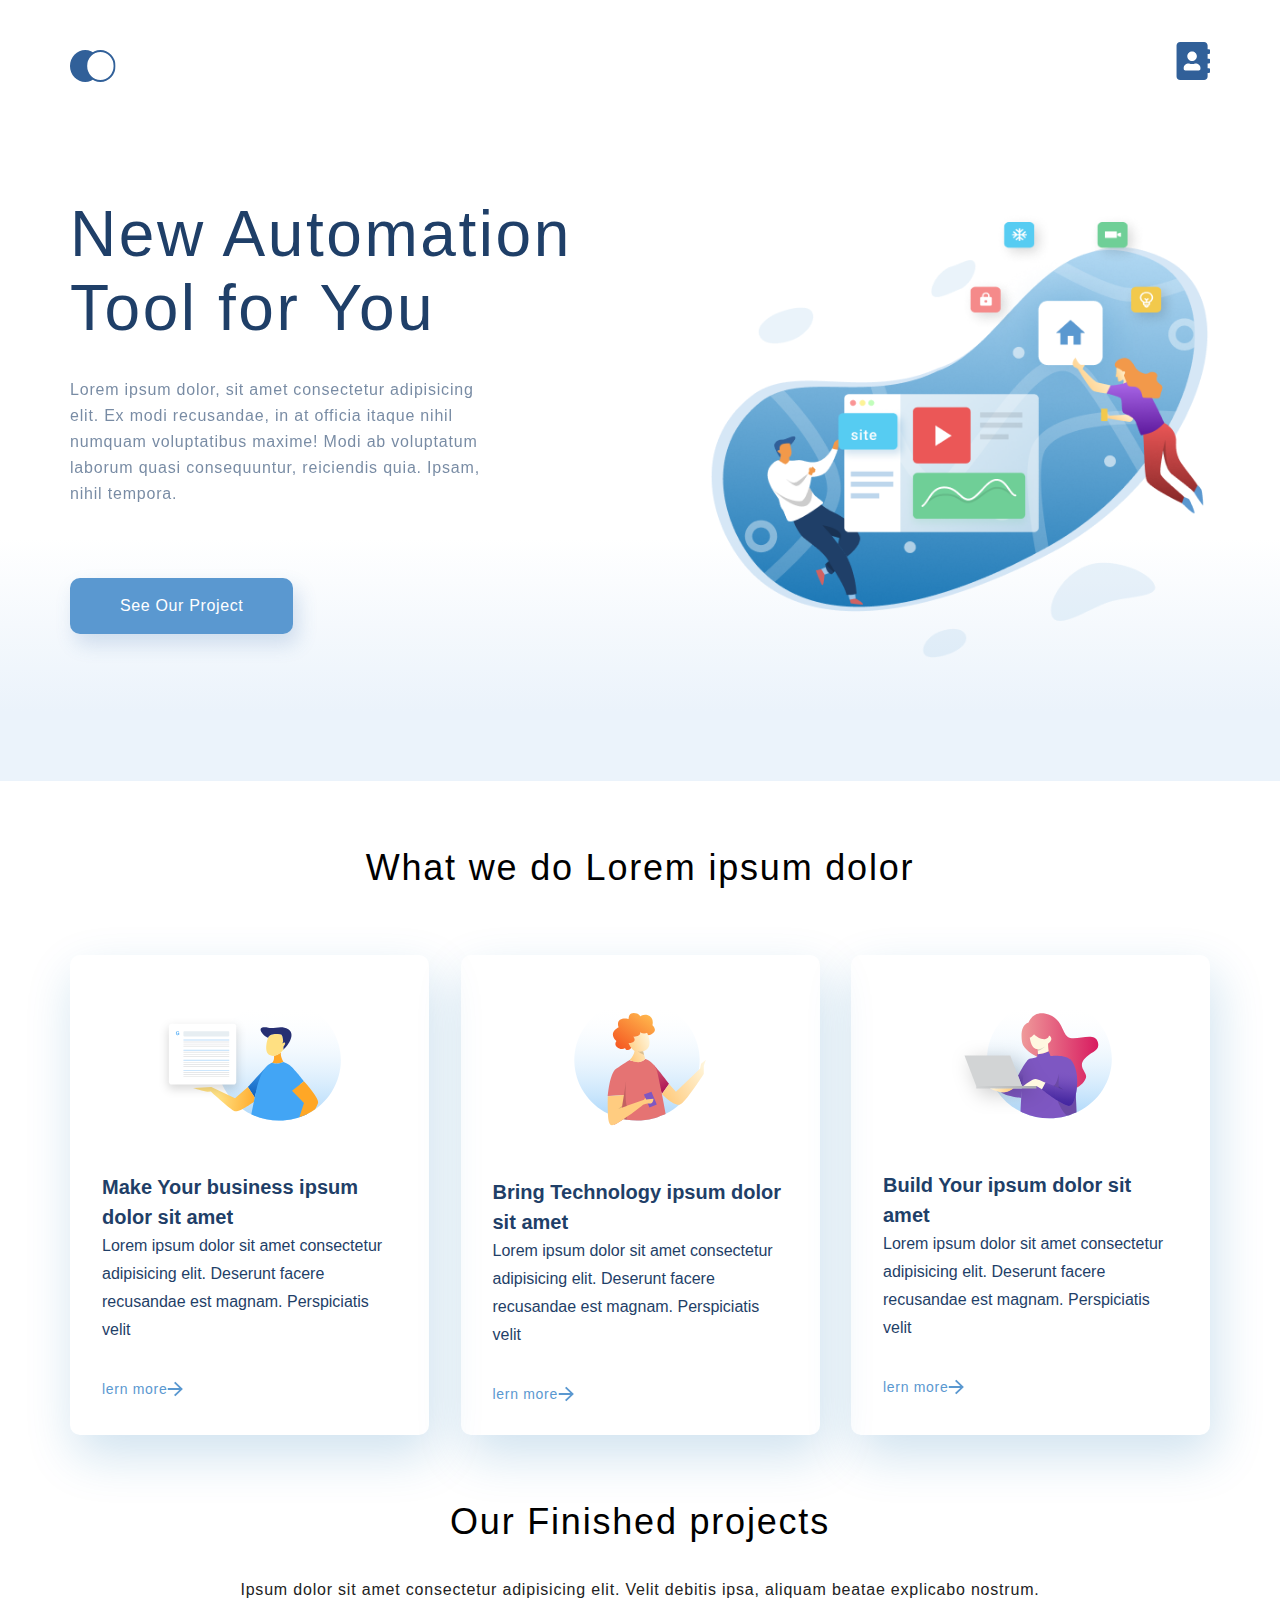
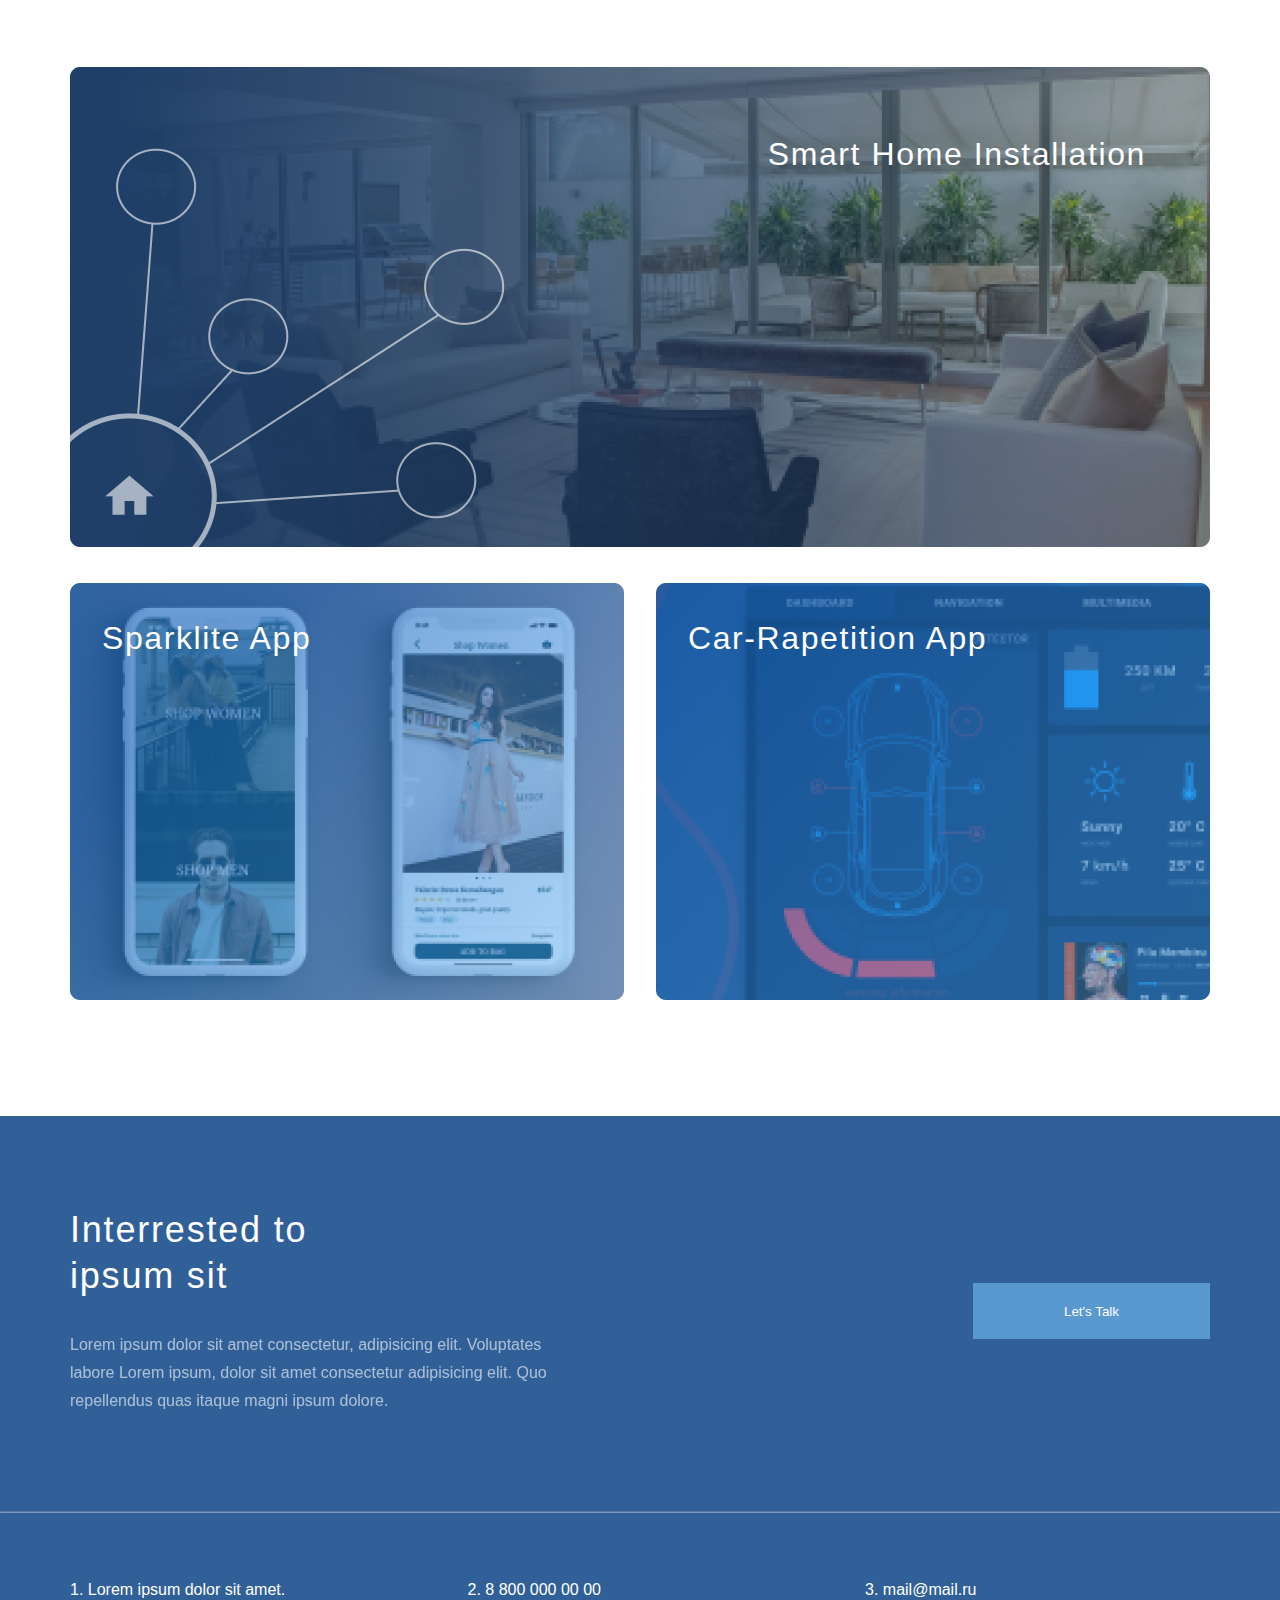
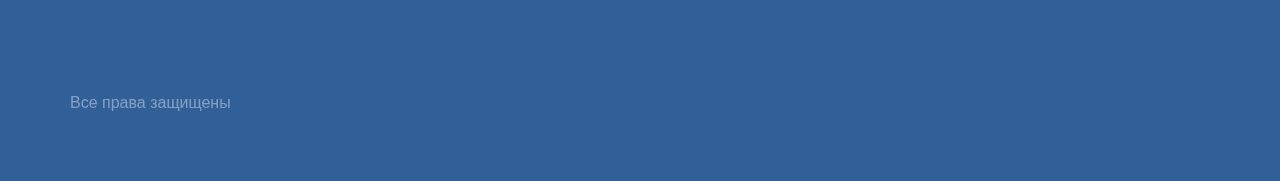
<file: index.html>
<!DOCTYPE html>
<html lang="en">
  <head>
    <meta charset="UTF-8" />
    <meta http-equiv="X-UA-Compatible" content="IE=edge" />
    <meta name="viewport" content="width=device-width, initial-scale=1.0" />
    <link rel="stylesheet" href="css/morestyle.css" />
    <title>mainpage</title>
  </head>

  <body>
    <div class="wrapper">
      <header class="header main-bg">
        <div class="container">
          <div class="header__inner">
            <nav class="nav__menu">
              <a class="nav__menu__item" href="index.html"
                ><img src="img/main-page.svg" alt="to-main-page"
              /></a>
              <a class="nav__menu__item" href="contacts.html"
                ><img src="img/contacts-page.svg" alt="to-contacts-page"
              /></a>
            </nav>
            <div class="info">
              <h1 class="head1 info__title">
                New Automation <br />
                Tool for You
              </h1>
              <p class="par info__text">
                Lorem ipsum dolor, sit amet consectetur adipisicing elit. Ex
                modi recusandae, in at officia itaque nihil numquam voluptatibus
                maxime! Modi ab voluptatum laborum quasi consequuntur,
                reiciendis quia. Ipsam, nihil tempora.
              </p>
              <a class="info__button" href="#proj"> See Our Project </a>
            </div>
          </div>
        </div>
      </header>
      <main class="inner container">
        <section class="main__inner">
          <h3 class="head3 main__inner__title">What we do Lorem ipsum dolor</h3>
          <div class="main__inner__item__block">
            <div class="main__inner__item">
              <img
                class="main__inner__item__img"
                src="img/box1.svg"
                alt="box1" />
              <h4 class="head4">Make Your business ipsum dolor sit amet</h4>
              <p class="par">
                Lorem ipsum dolor sit amet consectetur adipisicing elit.
                Deserunt facere recusandae est magnam. Perspiciatis velit
              </p>
              <a class="main__inner__item__link" href="#"
                >lern more<img class="iconic" src="img/Vector.svg" alt="arrow"
              /></a>
            </div>
            <div class="main__inner__item">
              <img
                class="main__inner__item__img"
                src="img/box2.svg"
                alt="box2" />
              <h4 class="head4">Bring Technology ipsum dolor sit amet</h4>
              <p class="par">
                Lorem ipsum dolor sit amet consectetur adipisicing elit.
                Deserunt facere recusandae est magnam. Perspiciatis velit
              </p>
              <a class="main__inner__item__link" href="#">
                <p>lern more</p>
                <img class="iconic" src="img/Vector.svg" alt="arrow" />
              </a>
            </div>
            <div class="main__inner__item">
              <img
                class="main__inner__item__img"
                src="img/box3.svg"
                alt="box3" />
              <h4 class="head4">Build Your ipsum dolor sit amet</h4>
              <p class="par">
                Lorem ipsum dolor sit amet consectetur adipisicing elit.
                Deserunt facere recusandae est magnam. Perspiciatis velit
              </p>
              <a class="main__inner__item__link" href="#"
                >lern more<img class="iconic" src="img/Vector.svg" alt="arrow"
              /></a>
            </div>
          </div>
        </section>
        <section class="main__projects" id="proj">
          <h3 class="head3 main__projects__title">Our Finished projects</h3>
          <p class="par main__projects__text">
            Ipsum dolor sit amet consectetur adipisicing elit. Velit debitis
            ipsa, aliquam beatae explicabo nostrum.
          </p>
          <div class="main__projects__box">
            <div class="projects__item item1">
              <img
                class="projects__img"
                src="img/project1.jpg"
                alt="project1" />
              <p class="projects__item__text">Smart Home Installation</p>
            </div>
            <div class="projects__parent">
              <div class="projects__item item2">
                <img
                  class="projects__img"
                  src="img/project2.jpg"
                  alt="project2" />
                <p class="projects__item__text__2">Sparklite App</p>
              </div>
              <div class="projects__item item3">
                <img
                  class="projects__img"
                  src="img/project3.jpg"
                  alt="project3" />
                <p class="projects__item__text__2">Car-Rapetition App</p>
              </div>
            </div>
          </div>
        </section>
      </main>
      <footer class="footer">
        <div class="container">
          <div class="main__footer__up">
            <div class="footer__description">
              <h3 class="head3 main__footer__title">
                Interrested to ipsum sit
              </h3>
              <p class="par main__footer__text">
                Lorem ipsum dolor sit amet consectetur, adipisicing elit.
                Voluptates labore Lorem ipsum, dolor sit amet consectetur
                adipisicing elit. Quo repellendus quas itaque magni ipsum
                dolore.
              </p>
            </div>
            <button class="main__footer__button">Let's Talk</button>
          </div>
        </div>
        <hr />
        <div class="container">
          <div class="main__footer__down">
            <ol class="footer__list">
              <li class="footer__list__item">Lorem ipsum dolor sit amet.</li>
              <li class="footer__list__item">
                <a href="tel:88000000000" class="phone item__link"
                  >8 800 000 00 00
                </a>
              </li>
              <li class="footer__list__item">
                <a
                  href="mailto:mail@mail.ru"
                  target="_blank"
                  class="email item__link"
                  >mail@mail.ru
                </a>
              </li>
            </ol>
            <p class="par footer__rights">Все права защищены</p>
          </div>
        </div>
      </footer>
    </div>
  </body>
</html>
</file>
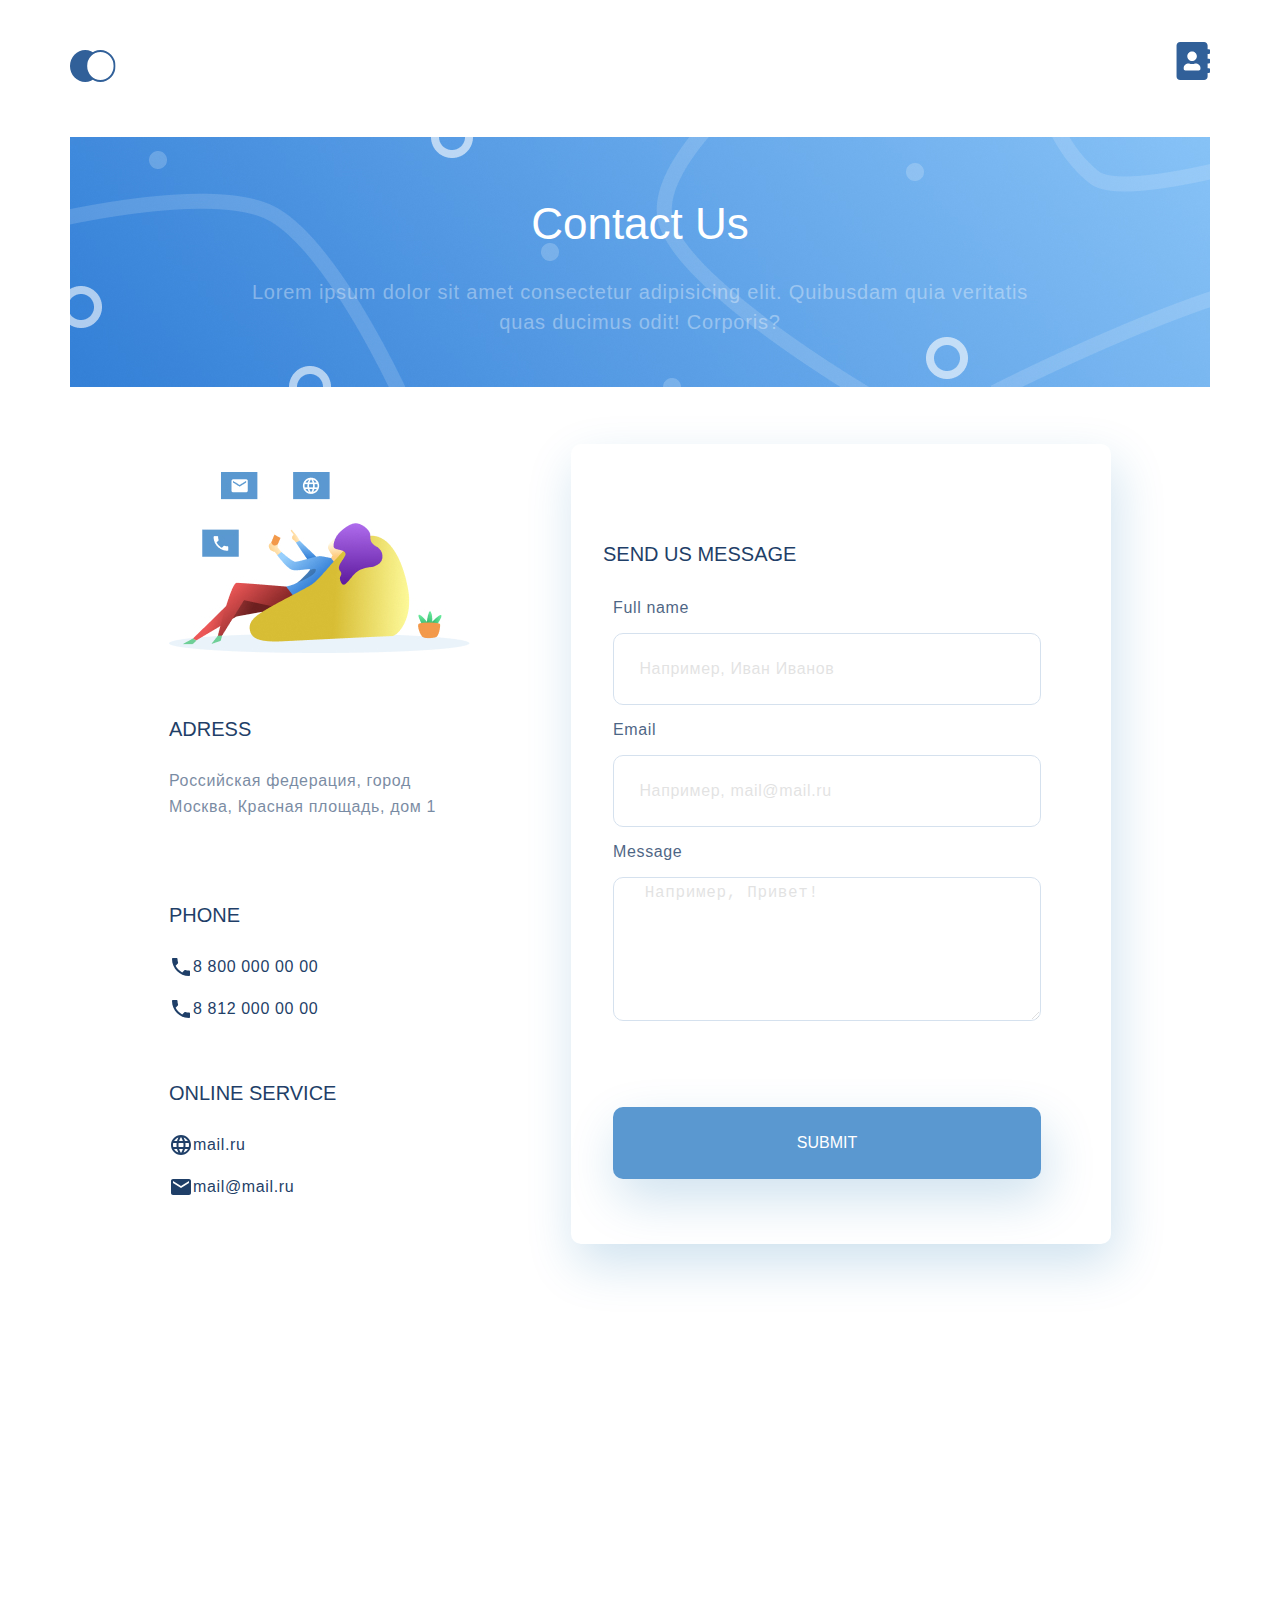
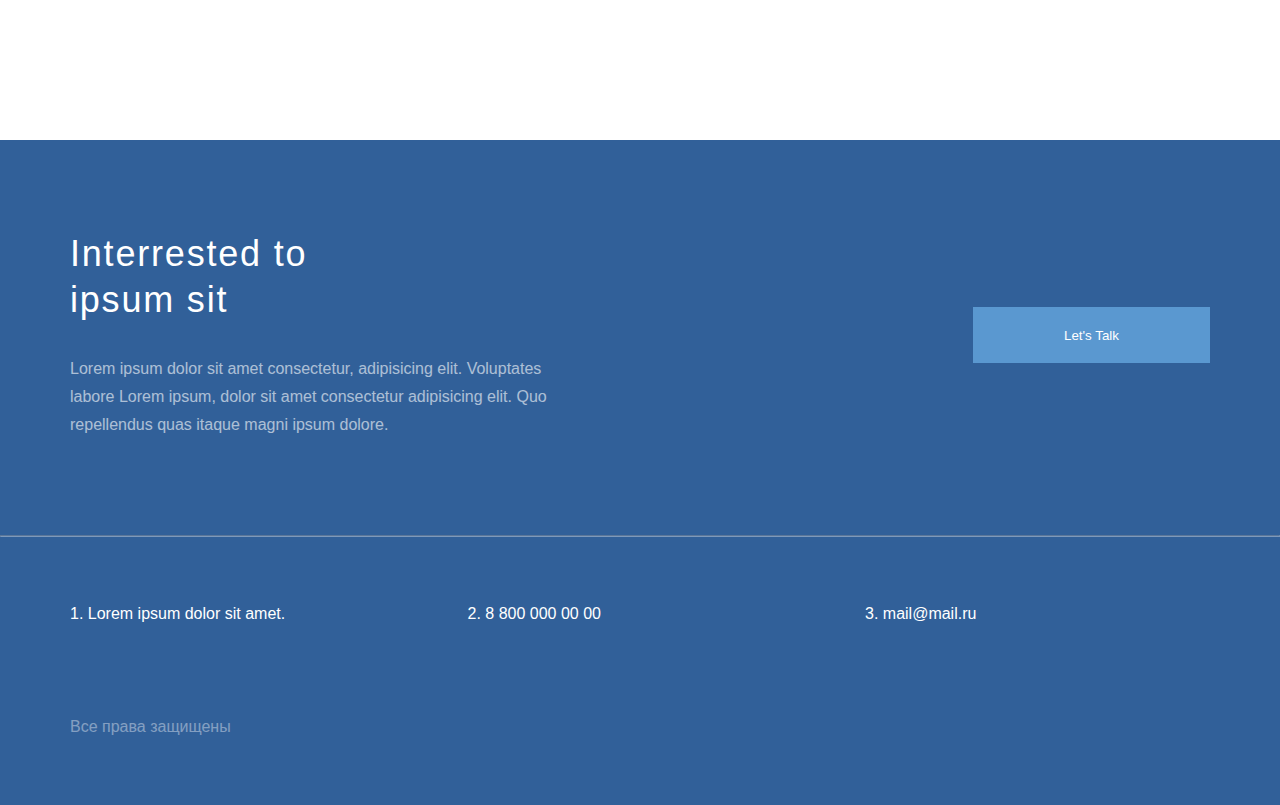
<file: contacts.html>
<!DOCTYPE html>
<html lang="en">
  <head>
    <meta charset="UTF-8" />
    <meta http-equiv="X-UA-Compatible" content="IE=edge" />
    <meta name="viewport" content="width=device-width, initial-scale=1.0" />
    <title>contacts</title>
    <link rel="stylesheet" href="css/morestyle.css" />
  </head>

  <body>
    <div class="wrapper">
      <header class="header">
        <div class="container">
          <div class="header__inner">
            <div class="nav__menu">
              <a class="nav__menu__item" href="index.html"
                ><img src="img/main-page.svg" alt="to-main-page"
              /></a>
              <a class="nav__menu__item" href="contacts.html"
                ><img src="img/contacts-page.svg" alt="to-contacts-page"
              /></a>
            </div>
            <div class="contact__us">
              <h1 class="contact__us__title">Contact Us</h1>
              <p class="contact__us__text">
                Lorem ipsum dolor sit amet consectetur adipisicing elit.
                Quibusdam quia veritatis quas ducimus odit! Corporis?
              </p>
            </div>
          </div>
        </div>
      </header>
      <main class="main contacts">
        <div class="container">
          <div class="contacts__inner">
            <div class="contacts__info">
              <div class="contacts__inner__left">
                <img
                  class="contacts__inner__left__img"
                  src="img/contacts__img.jpg"
                  alt="contacts__img" />
                <h4 class="head4 contacts__inner__head">Adress</h4>
                <p class="par contacts__inner__text">
                  Российская федерация, город Москва, Красная площадь, дом 1
                </p>
                <h4 class="head4 contacts__inner__head">Phone</h4>
                <ul class="contacts__inner__left__ul">
                  <li class="contacts__inner__left__li">
                    <a
                      class="contacts__inner__left__link"
                      href="tel:8 800 000 00 00"
                      type="tel"
                      ><img
                        class="iconic"
                        src="img/contacts__phone__img.svg"
                        alt="phone" />
                      8 800 000 00 00
                    </a>
                  </li>
                  <li class="contacts__inner__left__li">
                    <a
                      class="contacts__inner__left__link"
                      href="tel:8 495 000 00 00"
                      type="tel">
                      <img
                        class="iconic"
                        src="img/contacts__phone__img.svg"
                        alt="phone" />
                      8 812 000 00 00
                    </a>
                  </li>
                </ul>
                <h4 class="head4 contacts__inner__head">Online service</h4>
                <ul class="contacts__inner__left__ul">
                  <li class="contacts__inner__left__li">
                    <a
                      class="contacts__inner__left__link"
                      href="https://mail.ru/"
                      target="_blank"
                      ><img
                        class="iconic"
                        src="img/contacts__web__img.svg"
                        alt="web" />
                      mail.ru
                    </a>
                  </li>
                  <li class="contacts__inner__left__li">
                    <a
                      class="contacts__inner__left__link"
                      href="mailto:mail@mail.ru"
                      type="email"
                      target="_blank">
                      <img
                        class="iconic"
                        src="img/contacts__email__img.svg"
                        alt="email" />
                      mail@mail.ru
                    </a>
                  </li>
                </ul>
              </div>
              <div class="contacts__inner__right">
                <h4 class="head4 contacts__inner__head">Send us message</h4>
                <form class="contacts__inner__right__form" action="#">
                  <label class="contacts__inner__right__label" for="full_name"
                    >Full name</label
                  >
                  <input
                    class="input contacts__inner__right__input"
                    type="text"
                    id="full_name"
                    placeholder="     Например, Иван Иванов" /><br />
                  <label class="contacts__inner__right__label" for="email"
                    >Email</label
                  >
                  <input
                    class="input contacts__inner__right__input"
                    type="email"
                    id="email"
                    placeholder="     Например, mail@mail.ru" /><br />
                  <label class="contacts__inner__right__label" for="message"
                    >Message</label
                  ><br />
                  <textarea
                    class="input contacts__inner__right__textarea"
                    id="message"
                    cols="30"
                    rows="2"
                    placeholder="   Например, Привет!"></textarea
                  ><br />
                  <button class="input__button" type="submit">Submit</button>
                </form>
              </div>
            </div>
            <iframe
              class="contacts__map"
              src="https://yandex.ru/map-widget/v1/?um=constructor%3A3683094944f9be9b6b5607c35297531d091d63483a7d0d8a6c5da16af5c336a7&amp;source=constructor"
              width="100%"
              height="400"
              frameborder="0">
            </iframe>
          </div>
        </div>
      </main>
      <footer class="footer">
        <div class="container">
          <div class="main__footer__up">
            <div class="footer__description">
              <h3 class="head3 main__footer__title">
                Interrested to ipsum sit
              </h3>
              <p class="par main__footer__text">
                Lorem ipsum dolor sit amet consectetur, adipisicing elit.
                Voluptates labore Lorem ipsum, dolor sit amet consectetur
                adipisicing elit. Quo repellendus quas itaque magni ipsum
                dolore.
              </p>
            </div>
            <button class="main__footer__button">Let's Talk</button>
          </div>
        </div>
        <hr />
        <div class="container">
          <div class="main__footer__down">
            <ol class="footer__list">
              <li class="footer__list__item">Lorem ipsum dolor sit amet.</li>
              <li class="footer__list__item">
                <a href="tel:88000000000" class="phone item__link"
                  >8 800 000 00 00
                </a>
              </li>
              <li class="footer__list__item">
                <a
                  href="mailto:mail@mail.ru"
                  target="_blank"
                  class="email item__link"
                  >mail@mail.ru
                </a>
              </li>
            </ol>
            <p class="par footer__rights">Все права защищены</p>
          </div>
        </div>
      </footer>
    </div>
  </body>
</html>
</file>
<file: css/morestyle.css>
body {
  font-family: sans-serif;
}

hr {
  opacity: 40%;
}

a {
  text-decoration: none;
}

.par {
  font-size: 16px;
  line-height: 28px;
  color: #1f3f68;
}

.head1 {
  font-size: 64px;
  line-height: 67px;
  color: #1f3f68;
}

.head2 {
  font-weight: 500;
  font-size: 44px;
  line-height: 47px;
  color: #1f3f68;
}

.head3 {
  font-weight: 300;
  font-size: 36px;
  line-height: 46px;
  /* or 128% */
  text-align: center;
  letter-spacing: 0.05em;
  color: #000000;
}

.head4 {
  font-size: 20px;
  line-height: 30px;
  color: #1f3f68;
}

.input {
  border: 1px solid #356ead;
  -webkit-box-sizing: border-box;
          box-sizing: border-box;
  border-radius: 10px;
  opacity: 0.4;
  width: 200px;
  height: 26px;
  margin: 10px;
}

.input__button {
  background: #5a98d0;
  -webkit-box-shadow: 5px 20px 50px rgba(16, 112, 177, 0.2);
          box-shadow: 5px 20px 50px rgba(16, 112, 177, 0.2);
  border-radius: 10px;
  font-weight: 500;
  font-size: 16px;
  line-height: 26px;
  text-align: center;
  color: #ffffff;
  text-transform: uppercase;
  margin-bottom: 20px;
}

.button {
  -webkit-box-shadow: 5px 20px 50px rgba(16, 112, 177, 0.2);
          box-shadow: 5px 20px 50px rgba(16, 112, 177, 0.2);
  border-radius: 10px;
  font-weight: 500;
  font-size: 16px;
  line-height: 26px;
  text-align: center;
  color: #ffffff;
  background: #fff;
}

.wrapper {
  display: -webkit-box;
  display: -ms-flexbox;
  display: flex;
  -webkit-box-orient: vertical;
  -webkit-box-direction: normal;
      -ms-flex-direction: column;
          flex-direction: column;
  min-height: 100vh;
}
.wrapper main {
  -webkit-box-flex: 1;
      -ms-flex: 1;
          flex: 1;
}

.container {
  max-width: 1140px;
  margin: 0 auto;
}

.header.main-bg {
  background: -webkit-gradient(linear, left bottom, left top, color-stop(8.84%, #ebf3fb), color-stop(31.12%, rgba(152, 195, 232, 0)));
  background: -o-linear-gradient(bottom, #ebf3fb 8.84%, rgba(152, 195, 232, 0) 31.12%);
  background: linear-gradient(0deg, #ebf3fb 8.84%, rgba(152, 195, 232, 0) 31.12%);
}
.header__inner {
  display: -webkit-box;
  display: -ms-flexbox;
  display: flex;
  -webkit-box-orient: vertical;
  -webkit-box-direction: normal;
      -ms-flex-direction: column;
          flex-direction: column;
}

.nav__menu {
  margin: 42px 0 0 0;
  display: -webkit-box;
  display: -ms-flexbox;
  display: flex;
  -webkit-box-pack: justify;
      -ms-flex-pack: justify;
          justify-content: space-between;
}
.nav__menu__item {
  height: 48px;
}

.info {
  padding: 107px 0 147px 0;
  background-image: url(../img/header-illustration.png);
  background-repeat: no-repeat;
  background-position: right center;
  background-size: 44%;
  -webkit-box-flex: 1;
      -ms-flex: 1;
          flex: 1;
}
.info__title {
  width: 504px;
  font-weight: 300;
  font-size: 64px;
  line-height: 74px;
  /* or 116% */
  letter-spacing: 0.04em;
  margin-bottom: 32px;
}
.info__text {
  width: 425px;
  font-size: 16px;
  line-height: 26px;
  /* or 162% */
  letter-spacing: 0.05em;
  opacity: 0.6;
  margin-bottom: 71px;
}
.info__button {
  font-size: 16px;
  line-height: 26px;
  /* identical to box height, or 162% */
  text-align: center;
  letter-spacing: 0.04em;
  color: #fff;
  padding: 15px 50px 15px 50px;
  background: #5a98d0;
  -webkit-box-shadow: 5px 10px 20px rgba(53, 110, 173, 0.2);
          box-shadow: 5px 10px 20px rgba(53, 110, 173, 0.2);
  border-radius: 10px;
  display: inline-block;
}

.main__inner {
  padding-top: 64px;
}

.main__inner__item__block {
  display: -webkit-box;
  display: -ms-flexbox;
  display: flex;
  -webkit-box-pack: justify;
      -ms-flex-pack: justify;
          justify-content: space-between;
  padding-bottom: 64px;
  margin-top: 64px;
}

.main__inner__item {
  width: 359px;
  height: 480px;
  -webkit-box-shadow: 5px 20px 50px rgba(16, 112, 177, 0.2);
          box-shadow: 5px 20px 50px rgba(16, 112, 177, 0.2);
  border-radius: 10px;
  padding: 44px 32px;
  -webkit-box-sizing: border-box;
          box-sizing: border-box;
  display: -webkit-box;
  display: -ms-flexbox;
  display: flex;
  -webkit-box-orient: vertical;
  -webkit-box-direction: normal;
      -ms-flex-direction: column;
          flex-direction: column;
}

.main__inner__item__img {
  -ms-flex-item-align: center;
      align-self: center;
  margin-bottom: 51px;
}

.main__inner__item__link {
  margin-top: 30px;
  font-size: 14px;
  line-height: 30px;
  letter-spacing: 0.05em;
  color: #5a98d0;
  display: -webkit-box;
  display: -ms-flexbox;
  display: flex;
}

.iconic {
  -webkit-box-align: center;
      -ms-flex-align: center;
          align-items: center;
  padding-left: 10px 0 0 24px;
}

.main__projects__title {
  font-weight: 300;
  font-size: 36px;
  line-height: 46px;
  /* identical to box height, or 128% */
  letter-spacing: 0.05em;
  color: #000000;
}

.main__projects__text {
  font-size: 16px;
  line-height: 26px;
  /* or 162% */
  letter-spacing: 0.05em;
  color: #222222;
  width: 100%;
  margin: 32px auto 64px;
  text-align: center;
}

.projects__img {
  width: 100%;
}

.projects__item {
  position: relative;
  -webkit-box-flex: 1;
      -ms-flex-positive: 1;
          flex-grow: 1;
}

.projects__item__text {
  font-size: 32px;
  line-height: 46px;
  /* or 144% */
  text-align: right;
  letter-spacing: 0.05em;
  color: #ffffff;
  position: absolute;
  top: 64px;
  right: 64px;
}

.projects__item__text__2 {
  font-size: 32px;
  line-height: 46px;
  /* or 144% */
  text-align: right;
  letter-spacing: 0.05em;
  color: #ffffff;
  position: absolute;
  top: 32px;
  left: 32px;
}

.projects__parent {
  display: -webkit-box;
  display: -ms-flexbox;
  display: flex;
  -webkit-box-pack: justify;
      -ms-flex-pack: justify;
          justify-content: space-between;
  padding-top: 32px;
  margin-bottom: 112px;
}

.item2 {
  margin-right: 32px;
}

/*--------------------------CONTACTS PAGE-------------------*/
.contacts__header {
  max-width: 1139px;
  padding-top: 37px;
}

.contacts .container {
  max-width: 942px;
}

.contact__us {
  display: -webkit-box;
  display: -ms-flexbox;
  display: flex;
  -webkit-box-orient: vertical;
  -webkit-box-direction: normal;
      -ms-flex-direction: column;
          flex-direction: column;
  -webkit-box-align: center;
      -ms-flex-align: center;
          align-items: center;
  background-image: url(../img/Contact__Us__BG.jpg);
  background-repeat: no-repeat;
  background-size: cover;
  margin-top: 47px;
}
.contact__us .contact__us__title {
  padding-top: 50px;
  color: #fff;
  font-weight: 500;
  font-size: 44px;
  line-height: 74px;
}
.contact__us .contact__us__text {
  padding-top: 16px;
  padding-bottom: 50px;
  width: 780px;
  font-size: 20px;
  line-height: 30px;
  letter-spacing: 0.04em;
  color: rgba(255, 255, 255, 0.6);
  opacity: 60%;
  text-align: center;
}

.contacts__inner {
  display: -webkit-box;
  display: -ms-flexbox;
  display: flex;
  -webkit-box-pack: center;
      -ms-flex-pack: center;
          justify-content: center;
  -webkit-box-orient: vertical;
  -webkit-box-direction: normal;
      -ms-flex-direction: column;
          flex-direction: column;
}

.contacts__info {
  display: -webkit-box;
  display: -ms-flexbox;
  display: flex;
  -webkit-box-pack: justify;
      -ms-flex-pack: justify;
          justify-content: space-between;
  -webkit-box-align: center;
      -ms-flex-align: center;
          align-items: center;
  gap: 50px;
  margin: 57px 0 96px 0;
}

.contacts__inner__left {
  width: 300px;
}
.contacts__inner__left .contacts__inner__left__img {
  padding-bottom: 17px;
}
.contacts__inner__left .contacts__inner__text {
  font-weight: 300;
  line-height: 26px;
  font-size: 16px;
  letter-spacing: 0.04em;
  color: #1f3f68;
  opacity: 0.6;
  padding-bottom: 40px;
  min-width: 300px;
}
.contacts__inner__left .contacts__inner__left__li {
  list-style: none;
  padding-bottom: 16px;
  font-weight: 300;
  font-size: 16px;
  line-height: 26px;
  letter-spacing: 0.04em;
}
.contacts__inner__left .contacts__inner__left__link {
  text-decoration: none;
  color: #1f3f68;
  display: -webkit-box;
  display: -ms-flexbox;
  display: flex;
}

.contacts__inner__head {
  font-weight: 500;
  font-size: 20px;
  line-height: 30px;
  text-transform: uppercase;
  padding-bottom: 24px;
  padding-top: 40px;
}

.contacts__inner__right {
  width: 540px;
  height: 800px;
  /* shadow1 */
  -webkit-box-shadow: 5px 20px 50px rgba(16, 112, 177, 0.2);
          box-shadow: 5px 20px 50px rgba(16, 112, 177, 0.2);
  border-radius: 10px;
  padding: 44px 32px;
  -webkit-box-sizing: border-box;
          box-sizing: border-box;
  display: -webkit-box;
  display: -ms-flexbox;
  display: flex;
  -webkit-box-orient: vertical;
  -webkit-box-direction: normal;
      -ms-flex-direction: column;
          flex-direction: column;
  -webkit-box-pack: center;
      -ms-flex-pack: center;
          justify-content: center;
}

.contacts__inner__right__form .contacts__inner__right__label {
  font-size: 16px;
  line-height: 30px;
  letter-spacing: 0.04em;
  color: #1f3f68;
  opacity: 0.8;
  margin-left: 10px;
}
.contacts__inner__right__form .contacts__inner__right__input {
  width: 428px;
  height: 72px;
  font-weight: 300;
  font-size: 16px;
  line-height: 30px;
  letter-spacing: 0.04em;
  color: #1f3f68;
  opacity: 0.2;
}
.contacts__inner__right__form .contacts__inner__right__textarea {
  width: 428px;
  height: 144px;
  font-weight: 300;
  font-size: 16px;
  line-height: 30px;
  letter-spacing: 0.04em;
  color: #1f3f68;
  opacity: 0.2;
}
.contacts__inner__right__form .input__button {
  width: 428px;
  height: 72px;
  -ms-flex-item-align: center;
      align-self: center;
  border: none;
  margin: 72px 10px 10px 10px;
}

/*------------------FOOTER------------------*/
.footer {
  background-color: #316099;
  width: 100%;
}

.footer__inner {
  width: 495px;
}

.main__footer__up {
  display: -webkit-box;
  display: -ms-flexbox;
  display: flex;
  -webkit-box-pack: justify;
      -ms-flex-pack: justify;
          justify-content: space-between;
  -webkit-box-align: center;
      -ms-flex-align: center;
          align-items: center;
  background-color: #316099;
  padding-top: 91px;
  padding-bottom: 96px;
}

.footer__description {
  width: 495px;
}

.main__footer__title {
  color: white;
  width: 340px;
  text-align: left;
  padding-bottom: 32px;
}

.main__footer__text {
  color: #fff;
  opacity: 60%;
}

.main__footer__button {
  width: 237px;
  height: 56px;
  background-color: #5a98d0;
  color: #fff;
  border: none;
}

.main__footer__down {
  padding-bottom: 64px;
}

.footer__list {
  display: -webkit-box;
  display: -ms-flexbox;
  display: flex;
  -webkit-box-pack: justify;
      -ms-flex-pack: justify;
          justify-content: space-between;
  margin-top: 64px;
  list-style-position: inside;
}

.footer__list__item {
  width: 315px;
  height: 48px;
  font-size: 16px;
  line-height: 26px;
  color: #fff;
  margin-right: 30px;
}

.item__link {
  text-decoration: none;
  color: #fff;
}

.footer__rights {
  opacity: 40%;
  margin-top: 64px;
  color: #fff;
}

/*------------------------MEDIA------------------------*/
@media (max-width: 1024px) {
  .container {
    padding-left: 32px;
    padding-right: 32px;
  }
  .main__header__bg {
    background-position: right 350px;
    z-index: 5;
  }
  .main__inner__item__block {
    -webkit-box-orient: vertical;
    -webkit-box-direction: normal;
        -ms-flex-direction: column;
            flex-direction: column;
    -webkit-box-align: center;
        -ms-flex-align: center;
            align-items: center;
    padding-bottom: 127px;
  }
  .main__inner__item {
    margin-bottom: 32px;
  }
  .main__footer__up {
    padding: 47px 90px 64px 90px;
    margin: 0;
  }
  .footer__description {
    width: 336px;
  }
  .main__footer__button {
    width: 133px;
    height: 32px;
  }
  .main__footer__down {
    padding: 47px 90px 64px 90px;
    margin: 0;
  }
  .footer__list {
    -webkit-box-orient: vertical;
    -webkit-box-direction: normal;
        -ms-flex-direction: column;
            flex-direction: column;
  }
  .contact__us {
    margin-top: 40px;
  }
  .contact__us__text {
    width: 520px;
  }
  .contacts__inner__info {
    -webkit-box-orient: vertical;
    -webkit-box-direction: normal;
        -ms-flex-direction: column;
            flex-direction: column;
  }
  .contacts__inner__left {
    padding-bottom: 64px;
  }
  .contacts__inner__right {
    width: 520px;
    height: 780px;
  }
  .contacts__inner__map {
    margin-bottom: 64px;
  }
}
@media (max-width: 667px) {
  .container {
    padding-left: 19px;
    padding-right: 19px;
  }
  .main__header {
    min-height: 376px;
    padding: 16px 16px 0 16px;
  }
  .main__title {
    padding-top: 32px;
    display: -webkit-box;
    display: -ms-flexbox;
    display: flex;
    -webkit-box-orient: vertical;
    -webkit-box-direction: normal;
        -ms-flex-direction: column;
            flex-direction: column;
    -webkit-box-align: center;
        -ms-flex-align: center;
            align-items: center;
  }
  .main__header__bg {
    background-image: none;
  }
  .main__title__header {
    font-size: 32px;
    line-height: 37px;
    margin-bottom: 12px;
    width: 100%;
    text-align: center;
  }
  .main__title__text {
    width: 100%;
    margin-bottom: 32px;
  }
  .main__title__button {
    width: 108px;
    font-size: 12px;
    line-height: 26px;
    padding: 0 8px;
    margin-bottom: 41px;
  }
  .main__inner {
    padding-top: 48px;
    padding-bottom: 64px;
  }
  .main__inner__title {
    font-size: 24px;
    line-height: 28px;
  }
  .main__inner__item__block {
    padding: 0;
    margin: 32px 0 0 0;
  }
  .main__inner__item {
    padding: 32px 20px;
  }
  .main__projects__title {
    font-size: 24px;
    line-height: 28px;
    letter-spacing: 0.04em;
  }
  .main__projects__text {
    margin-bottom: 82px;
  }
  .projects__parent {
    -webkit-box-orient: vertical;
    -webkit-box-direction: normal;
        -ms-flex-direction: column;
            flex-direction: column;
    -webkit-box-align: center;
        -ms-flex-align: center;
            align-items: center;
    padding-top: 16px;
    margin-bottom: 64px;
  }
  .item2 {
    width: 100%;
    margin: 0;
    padding-bottom: 16px;
  }
  .projects__item__text {
    font-size: 16px;
    line-height: 19px;
  }
  .projects__item__text__2 {
    font-size: 16px;
    line-height: 19px;
  }
  .main__footer__up {
    -webkit-box-orient: vertical;
    -webkit-box-direction: normal;
        -ms-flex-direction: column;
            flex-direction: column;
    padding: 18px 16px 45px 16px;
  }
  .main__footer__title {
    font-size: 24px;
    line-height: 28px;
    text-align: center;
  }
  .main__footer__text {
    text-align: center;
  }
  .main__footer__button {
    margin-top: 40px;
  }
  .main__footer__down {
    padding: 32px 15px;
  }
  .footer__list {
    margin: 0;
  }
  .footer__rights {
    text-align: center;
    margin-top: 32px;
  }
  .contact__us {
    padding-bottom: 46px;
  }
  .contact__us__text {
    width: 341px;
    font-style: 16px;
    line-height: 30px;
  }
  .contacts__inner__left {
    margin-bottom: 32px;
  }
  .contacts__inner__right {
    min-width: 340px;
    min-height: 514px;
  }
  .contacts__inner__map {
    margin: 32px 0;
  }
}
*,
a,
*::before,
*::after {
  margin: 0;
  padding: 0;
  -webkit-box-sizing: border-box;
          box-sizing: border-box;
}/*# sourceMappingURL=morestyle.css.map */
</file>
